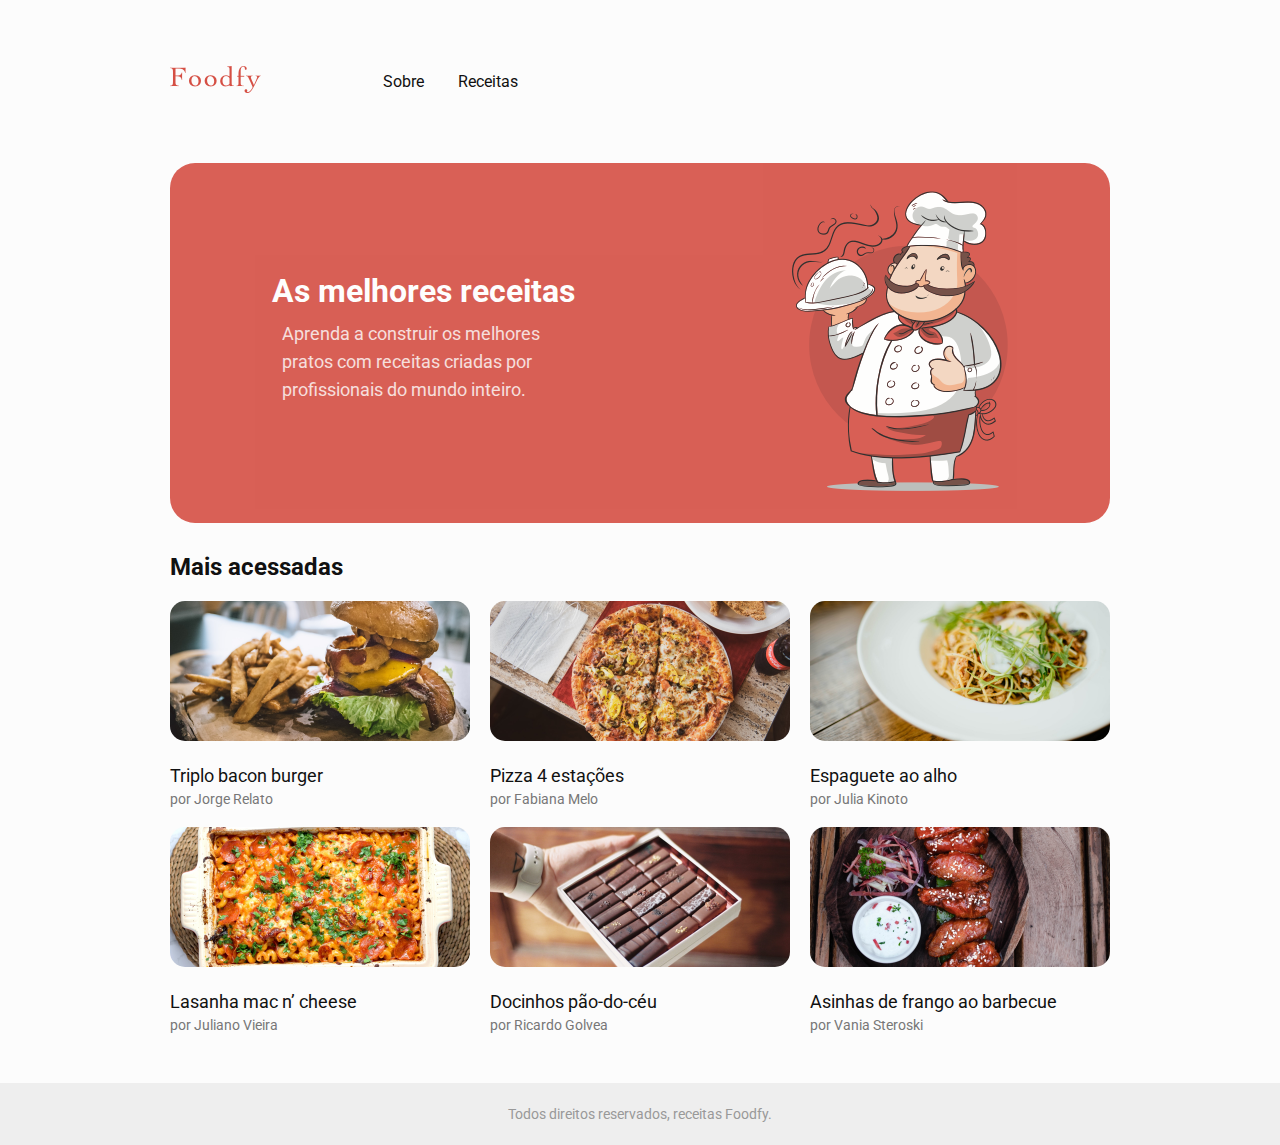
<file: index.html>
<!DOCTYPE html>
<html lang="en">

<head>
  <meta charset="UTF-8">
  <meta name="viewport" content="width=device-width, initial-scale=1.0">
  <link href="https://fonts.googleapis.com/css2?family=Roboto:wght@300;700&display=swap" rel="stylesheet">
  <link rel="stylesheet" href="css/styles.css">
  <title>Foodfy</title>
</head>

<body>
  <header class="content">
    <div class="menu">
      <div class="logo">
        <a href="index.html">
          <img src="assets/logo1.png" alt="">
        </a>
      </div>
      <div class="links">
        <a href="sobre.html">Sobre</a>
        <a href="receitas.html">Receitas</a>
      </div>
    </div>
  </header>
  <section class="content">
    <div class="banner">
      <div class="banner-container">
        <h2>As melhores receitas</h2>
        <p>Aprenda a construir os melhores pratos
          com receitas criadas por profissionais
          do mundo inteiro.</p>
      </div>
      <div class="banner-image">
        <img src="assets/chef.png" alt="">
      </div>
    </div>

    <div class="content-receitas">
      <h2>Mais acessadas</h2>
      <div class="cards">
        <div class="card">
          <img src="assets/burger.png" alt="Triplo Bacon burguer">
          <h3>Triplo bacon burger</h3>
          <p>por Jorge Relato</p>
        </div>

        <div class="card">
          <img src="assets/pizza.png" alt="Triplo Bacon burguer">
          <h3>Pizza 4 estações</h3>
          <p>por Fabiana Melo</p>
        </div>

        <div class="card">
          <img src="assets/espaguete.png" alt="Triplo Bacon burguer">
          <h3>Espaguete ao alho</h3>
          <p>por Julia Kinoto</p>
        </div>

        <div class="card">
          <img src="assets/lasanha.png" alt="Triplo Bacon burguer">
          <h3>Lasanha mac n’ cheese</h3>
          <p>por Juliano Vieira</p>
        </div>

        <div class="card">
          <img src="assets/doce.png" alt="Triplo Bacon burguer">
          <h3>Docinhos pão-do-céu</h3>
          <p>por Ricardo Golvea</p>
        </div>

        <div class="card">
          <img src="assets/asinhas.png" alt="Triplo Bacon burguer">
          <h3>Asinhas de frango ao barbecue</h3>
          <p>por Vania Steroski</p>
        </div>

      </div>
    </div>


  </section>
  <footer>
    <p>Todos direitos reservados, receitas Foodfy.</p>
    </div>
  </footer>


  <div class="modal-overlay">
    <div class="container-modal">

      <img src="assets/asinhas.png" alt="Asinhas">
      <h2>Asinhas de frango ao barbecue</h2>
      <p>por Vania Steroski</p>
      <a class="close-modal">Fechar modal</a>
  </div>

  <script src="js/scripts.js"></script>
</body>

</html>
</file>
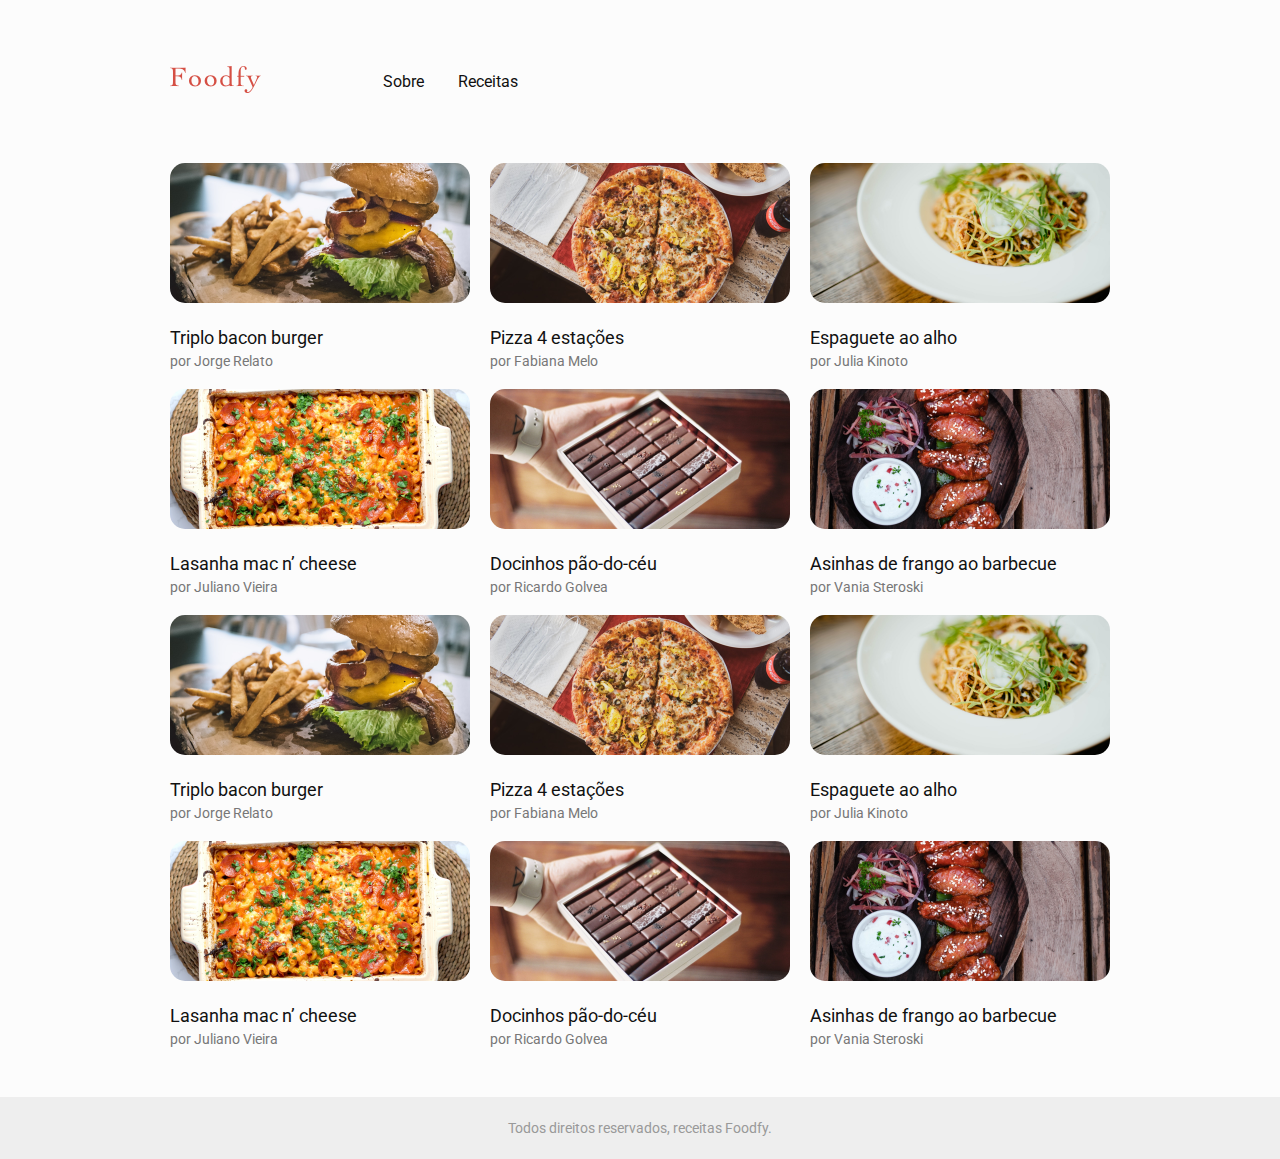
<file: receitas.html>
<!DOCTYPE html>
<html lang="en">

<head>
  <meta charset="UTF-8">
  <meta name="viewport" content="width=device-width, initial-scale=1.0">
  <link href="https://fonts.googleapis.com/css2?family=Roboto:wght@300;700&display=swap" rel="stylesheet">
  <link rel="stylesheet" href="css/styles.css">
  <title>Foodfy - Receitas</title>
</head>

<body>
  <header class="content">
    <div class="menu">
      <div class="logo">
        <a href="index.html">
          <img src="assets/logo1.png" alt="">
        </a>
      </div>
      <div class="links">
        <a href="sobre.html">Sobre</a>
        <a href="receitas.html">Receitas</a>
      </div>
    </div>
  </header>
  <section class="content">

    <div class="content-receitas">
      <div class="cards">
        <div class="card">
          <img src="assets/burger.png" alt="Triplo Bacon burguer">
          <h3>Triplo bacon burger</h3>
          <p>por Jorge Relato</p>
        </div>

        <div class="card">
          <img src="assets/pizza.png" alt="Triplo Bacon burguer">
          <h3>Pizza 4 estações</h3>
          <p>por Fabiana Melo</p>
        </div>

        <div class="card">
          <img src="assets/espaguete.png" alt="Triplo Bacon burguer">
          <h3>Espaguete ao alho</h3>
          <p>por Julia Kinoto</p>
        </div>

        <div class="card">
          <img src="assets/lasanha.png" alt="Triplo Bacon burguer">
          <h3>Lasanha mac n’ cheese</h3>
          <p>por Juliano Vieira</p>
        </div>

        <div class="card">
          <img src="assets/doce.png" alt="Triplo Bacon burguer">
          <h3>Docinhos pão-do-céu</h3>
          <p>por Ricardo Golvea</p>
        </div>

        <div class="card">
          <img src="assets/asinhas.png" alt="Triplo Bacon burguer">
          <h3>Asinhas de frango ao barbecue</h3>
          <p>por Vania Steroski</p>
        </div>

        <div class="card">
          <img src="assets/burger.png" alt="Triplo Bacon burguer">
          <h3>Triplo bacon burger</h3>
          <p>por Jorge Relato</p>
        </div>

        <div class="card">
          <img src="assets/pizza.png" alt="Triplo Bacon burguer">
          <h3>Pizza 4 estações</h3>
          <p>por Fabiana Melo</p>
        </div>

        <div class="card">
          <img src="assets/espaguete.png" alt="Triplo Bacon burguer">
          <h3>Espaguete ao alho</h3>
          <p>por Julia Kinoto</p>
        </div>

        <div class="card">
          <img src="assets/lasanha.png" alt="Triplo Bacon burguer">
          <h3>Lasanha mac n’ cheese</h3>
          <p>por Juliano Vieira</p>
        </div>

        <div class="card">
          <img src="assets/doce.png" alt="Triplo Bacon burguer">
          <h3>Docinhos pão-do-céu</h3>
          <p>por Ricardo Golvea</p>
        </div>

        <div class="card">
          <img src="assets/asinhas.png" alt="Triplo Bacon burguer">
          <h3>Asinhas de frango ao barbecue</h3>
          <p>por Vania Steroski</p>
        </div>



      </div>
    </div>



  </section>
  <footer>
    <p>Todos direitos reservados, receitas Foodfy.</p>
    </div>
  </footer>


  <div class="modal-overlay">
    <div class="container-modal">

      <img src="assets/asinhas.png" alt="Asinhas">
      <h2>Asinhas de frango ao barbecue</h2>
      <p>por Vania Steroski</p>
      <a class="close-modal">Fechar modal</a>
    </div>

    <script src="js/scripts.js"></script>
</body>

</html>
</file>
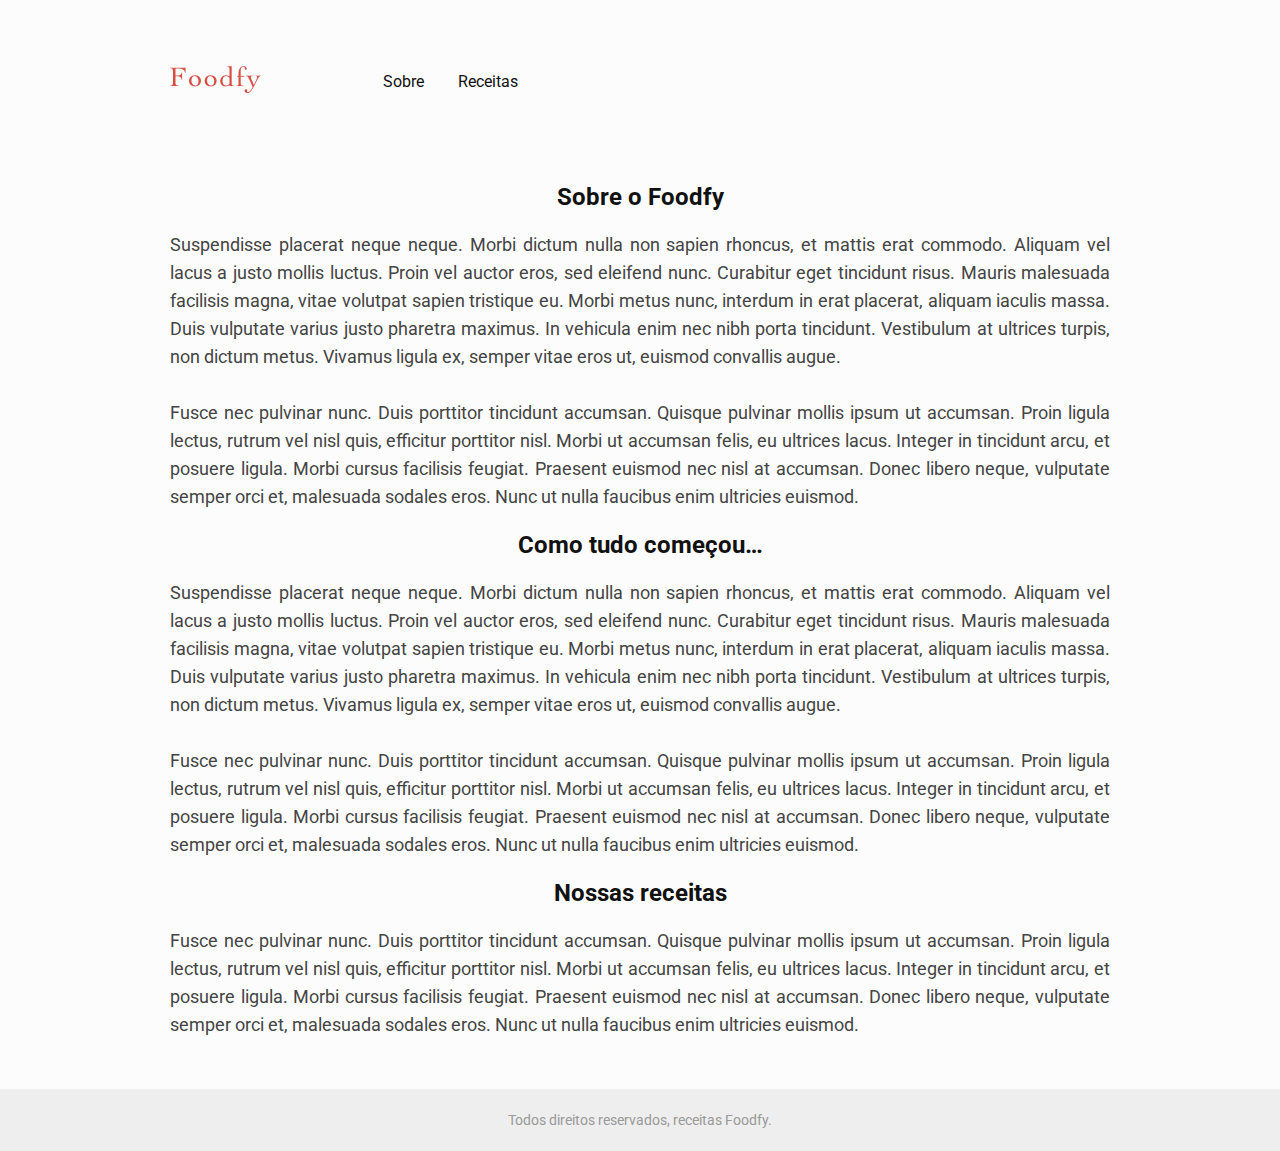
<file: sobre.html>
<!DOCTYPE html>
<html lang="en">

<head>
  <meta charset="UTF-8">
  <meta name="viewport" content="width=device-width, initial-scale=1.0">
  <link href="https://fonts.googleapis.com/css2?family=Roboto:wght@300;700&display=swap" rel="stylesheet">
  <link rel="stylesheet" href="css/styles.css">
  <title>Foodfy - Sobre</title>
</head>

<body>
  <header class="content">
    <div class="menu">
      <div class="logo">
        <a href="index.html">
          <img src="assets/logo1.png" alt="">
        </a>
      </div>
      <div class="links">
        <a href="sobre.html">Sobre</a>
        <a href="receitas.html">Receitas</a>
      </div>
    </div>
  </header>
  <section class="content">

    <div class="sobre-content">
      <h2 class="title">Sobre o Foodfy</h2>

      <p class="text-sobre">
        Suspendisse placerat neque neque. Morbi dictum nulla non sapien rhoncus, et mattis erat commodo. Aliquam vel
        lacus a justo mollis luctus. Proin vel auctor eros, sed eleifend nunc. Curabitur eget tincidunt risus. Mauris
        malesuada facilisis magna, vitae volutpat sapien tristique eu. Morbi metus nunc, interdum in erat placerat,
        aliquam iaculis massa. Duis vulputate varius justo pharetra maximus. In vehicula enim nec nibh porta tincidunt.
        Vestibulum at ultrices turpis, non dictum metus. Vivamus ligula ex, semper vitae eros ut, euismod convallis
        augue.
        <br><br>
        Fusce nec pulvinar nunc. Duis porttitor tincidunt accumsan. Quisque pulvinar mollis ipsum ut accumsan. Proin
        ligula lectus, rutrum vel nisl quis, efficitur porttitor nisl. Morbi ut accumsan felis, eu ultrices lacus.
        Integer in tincidunt arcu, et posuere ligula. Morbi cursus facilisis feugiat. Praesent euismod nec nisl at
        accumsan. Donec libero neque, vulputate semper orci et, malesuada sodales eros. Nunc ut nulla faucibus enim
        ultricies euismod.
      </p>



    </div>

    <div class="sobre-content">
      <h2 class="title">Como tudo começou…</h2>

      <p class="text-sobre">
        Suspendisse placerat neque neque. Morbi dictum nulla non sapien rhoncus, et mattis erat commodo. Aliquam vel
        lacus a justo mollis luctus. Proin vel auctor eros, sed eleifend nunc. Curabitur eget tincidunt risus. Mauris
        malesuada facilisis magna, vitae volutpat sapien tristique eu. Morbi metus nunc, interdum in erat placerat,
        aliquam iaculis massa. Duis vulputate varius justo pharetra maximus. In vehicula enim nec nibh porta tincidunt.
        Vestibulum at ultrices turpis, non dictum metus. Vivamus ligula ex, semper vitae eros ut, euismod convallis
        augue.

        <br><br>
        Fusce nec pulvinar nunc. Duis porttitor tincidunt accumsan. Quisque pulvinar mollis ipsum ut accumsan. Proin
        ligula lectus, rutrum vel nisl quis, efficitur porttitor nisl. Morbi ut accumsan felis, eu ultrices lacus.
        Integer in tincidunt arcu, et posuere ligula. Morbi cursus facilisis feugiat. Praesent euismod nec nisl at
        accumsan. Donec libero neque, vulputate semper orci et, malesuada sodales eros. Nunc ut nulla faucibus enim
        ultricies euismod.
      </p>

    </div>

    <div class="sobre-content">
      <h2 class="title">Nossas receitas</h2>

      <p class="text-sobre">
        Fusce nec pulvinar nunc. Duis porttitor tincidunt accumsan. Quisque pulvinar mollis ipsum ut accumsan. Proin
        ligula lectus, rutrum vel nisl quis, efficitur porttitor nisl. Morbi ut accumsan felis, eu ultrices lacus.
        Integer in tincidunt arcu, et posuere ligula. Morbi cursus facilisis feugiat. Praesent euismod nec nisl at
        accumsan. Donec libero neque, vulputate semper orci et, malesuada sodales eros. Nunc ut nulla faucibus enim
        ultricies euismod.
      </p>



    </div>
  </section>
  <footer>
    <p>Todos direitos reservados, receitas Foodfy.</p>
    </div>
  </footer>
</body>

</html>
</file>
<file: css/styles.css>
* {
  margin: 0;
  padding: 0;
  border: 0;
  font-family: 'Roboto',sans-serif,Times;
}

body{
    background: #fcfcfc;
}

header {
  padding: 36px;
  margin-left: 231px;
}

header .menu {
  display: flex;
  align-items: center;
  width: 100%;
  max-width: 940px;

}

header .menu .logo img {
  margin: 0 122px 0 0;
}

header .menu .links a{
 display: inline-block;
 margin-right: 30px;
 font-size: 16px;
 text-decoration: none;
 color: #111111;

}
header .menu .links a:hover{

  color: #D54F44;
 }

 .content{
   width: 100%;
   max-width: 940px;
   margin: 30px auto;
}

 .content .banner{
   height: 360px;
   display: flex;
   justify-content: space-around;
   align-items: center;
   background: #D54F44;
   opacity: 0.9;
   border-radius: 25px;
 }

 .banner-container {
   width: 100%;
   max-width: 316px;
 }
 .banner-container h2 {
    font-size: 32px;
    color: white;
 }

 .banner-container p {
  margin: 10px;
  color: white;
  line-height: 28px;
  font-size: 18px;
  opacity: 0.8;
}

.content-receitas h2{
  font-size: 24px;
  font-weight: bold;
  margin: 30px 0 20px 0;
  color: #111111;
}

.content-receitas .cards {
  display: grid;
  grid-template-columns: 1fr 1fr 1fr;
  gap:20px;

}

.content-receitas .cards .card {
  width: 100%;
  max-width: 300px;
}

.content-receitas .cards .card img {
  width: 100%;
  border-radius: 15px;
}

.content-receitas .cards .card h3 {
  font-size: 18px;
  color: #111111;
  font-weight: normal;
  margin-top: 20px;
}

.content-receitas .cards .card p {
  font-size: 14px;
  color: #777777;
  margin-top: 5px;
}

footer {
  margin-top: 50px;
  background: #EEEEEE;
  height: 62px;
  text-align: center;
}

footer p {
 font-size: 14px;
 color: #999999;
  padding: 23px 0;

}


/* pagina sobre */
.sobre-content {
   display: flex;
   flex-direction: column;
   align-items: center;
}

.title {
  font-size: 24px;
  color: #111111;
  margin: 20px 0;
}
.text-sobre {
  font-size: 18px;
  color: #444444;
  line-height: 28px;
  text-align: justify;

}

/* modal */

.modal-overlay{
background: rgba(0, 0, 0, 0.7);
width: 100%;
height: 100%;
position: fixed;
top: 0;
opacity: 0;
visibility: hidden;
display: flex;
align-items: center;

}

.modal-overlay.active{
  opacity: 1;
  visibility: visible;
}

.container-modal {
  width: 100%;
  max-width: 660px;
  background: #fcfcfc;
  border-radius: 16px;
  margin: 0 auto;
  display: flex;
  flex-direction: column;
  align-items: center;
  justify-content: space-around;

}

.container-modal img {
  width: 600px;
  max-height: 200px;
  margin: 30px 0 20px 0;
  border-radius: 16px;
}

.container-modal h2 {
  font-size: 24px;
  color: #111111;
  text-align: center;
  margin-bottom: 5px;
  font-weight: normal;
}

.container-modal p {
  font-size: 18px;
  color: #777777;
  text-align: center;
  padding-bottom: 60px;
}

.container-modal a  {
  font-size: 16px;
  color: #999999;
  margin-bottom: 30px;
  cursor: pointer;
}
</file>
